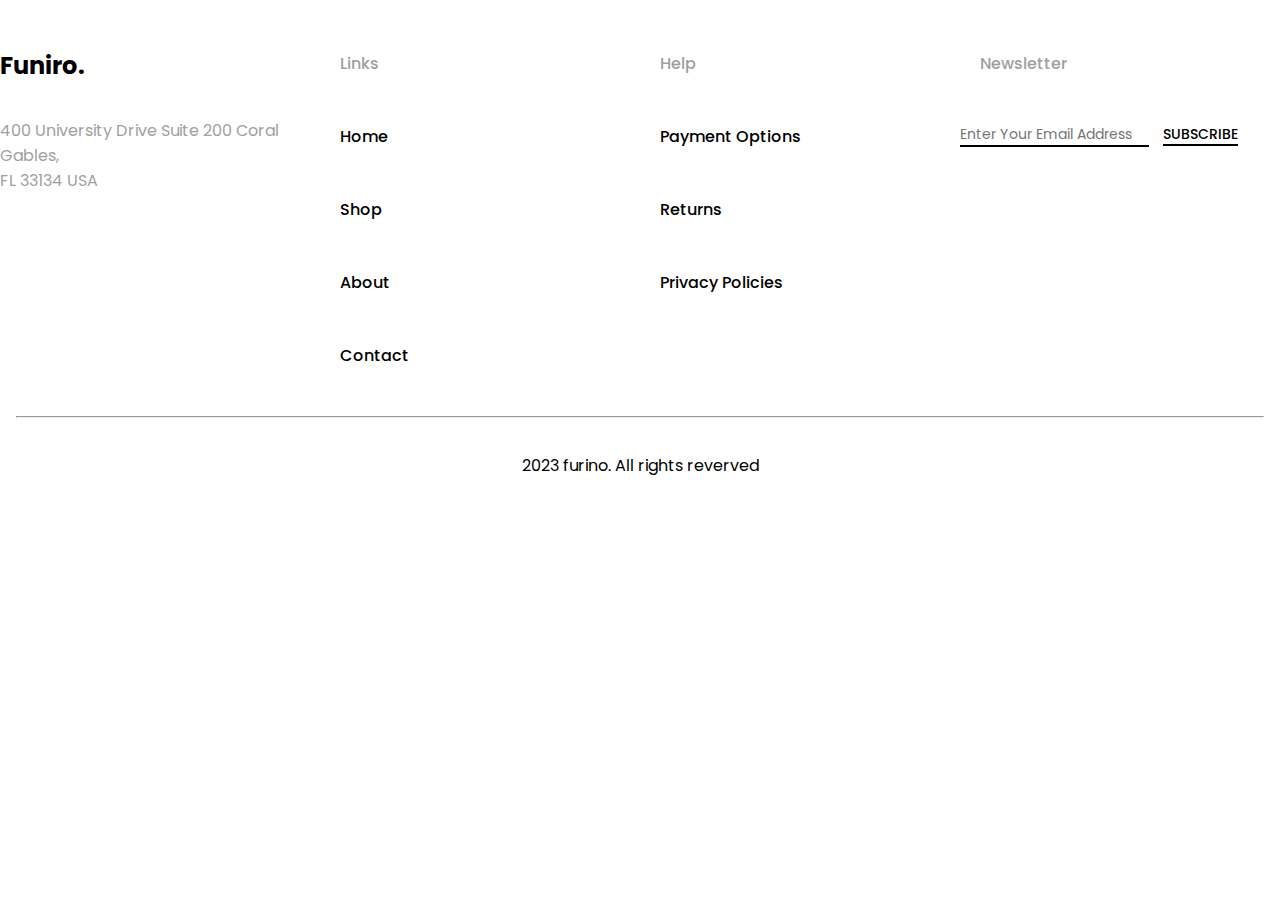
<file: furnio/index.html>
<!DOCTYPE html>
<html>
    <head>
        <meta charset="utf-8">
        <link rel="preconnect" href="https://fonts.googleapis.com">
        <link rel="preconnect" href="https://fonts.gstatic.com" crossorigin>
        <link href="https://fonts.googleapis.com/css2?family=Poppins:ital,wght@0,100;0,200;0,300;0,400;0,500;0,600;0,700;0,800;0,900;1,100;1,200;1,300;1,400;1,500;1,600;1,700;1,800;1,900&family=Roboto:ital,wght@0,100;0,300;0,400;0,500;0,700;0,900;1,100;1,300;1,400;1,500;1,700;1,900&display=swap" rel="stylesheet">

        <link href="./css/style.css" rel="stylesheet">
    </head>
    <body>

        <!--Mahmoud Sapry === F O O T E R-->

        <footer>
            <div class="container">
                <div class="row">
                    <div class="col-3">
                        <h1>Funiro.</h1>
                        <p>400 University Drive Suite 200 Coral Gables,<br> 
                            FL 33134 USA</p>
                    </div>
                    <div class="col-3">
                        <ul>
                            <li><a href="#" class="top" >Links</a></li>
                            <li><a href="#">Home</a></li>
                            <li><a href="#">Shop</a></li>
                            <li><a href="#">About</a></li>
                            <li><a href="#">Contact</a></li>
                        </ul>
                    </div>
                    <div class="col-3">
                        <ul>
                            <li><a class="top" href="#">Help</a></li>
                            <li><a href="#">Payment Options</a></li>
                            <li><a href="#">Returns</a></li>
                            <li><a href="#">Privacy Policies</a></li>
                        </ul>
                    </div>
                    <div class="col-3">
                        <ul>
                            <li><a class="top" href="#">Newsletter</a></li>
                        </ul>
                        <form>
                            <input type="text" placeholder="Enter Your Email Address">
                            <a href="#">SUBSCRIBE</a>
                        </form>
                    </div>
                </div>
                <hr>
                <div class="copy-right">
                    <p>2023 furino. All rights reverved</p>
                </div>
            </div>
        </footer>
    </body>
</html>
</file>
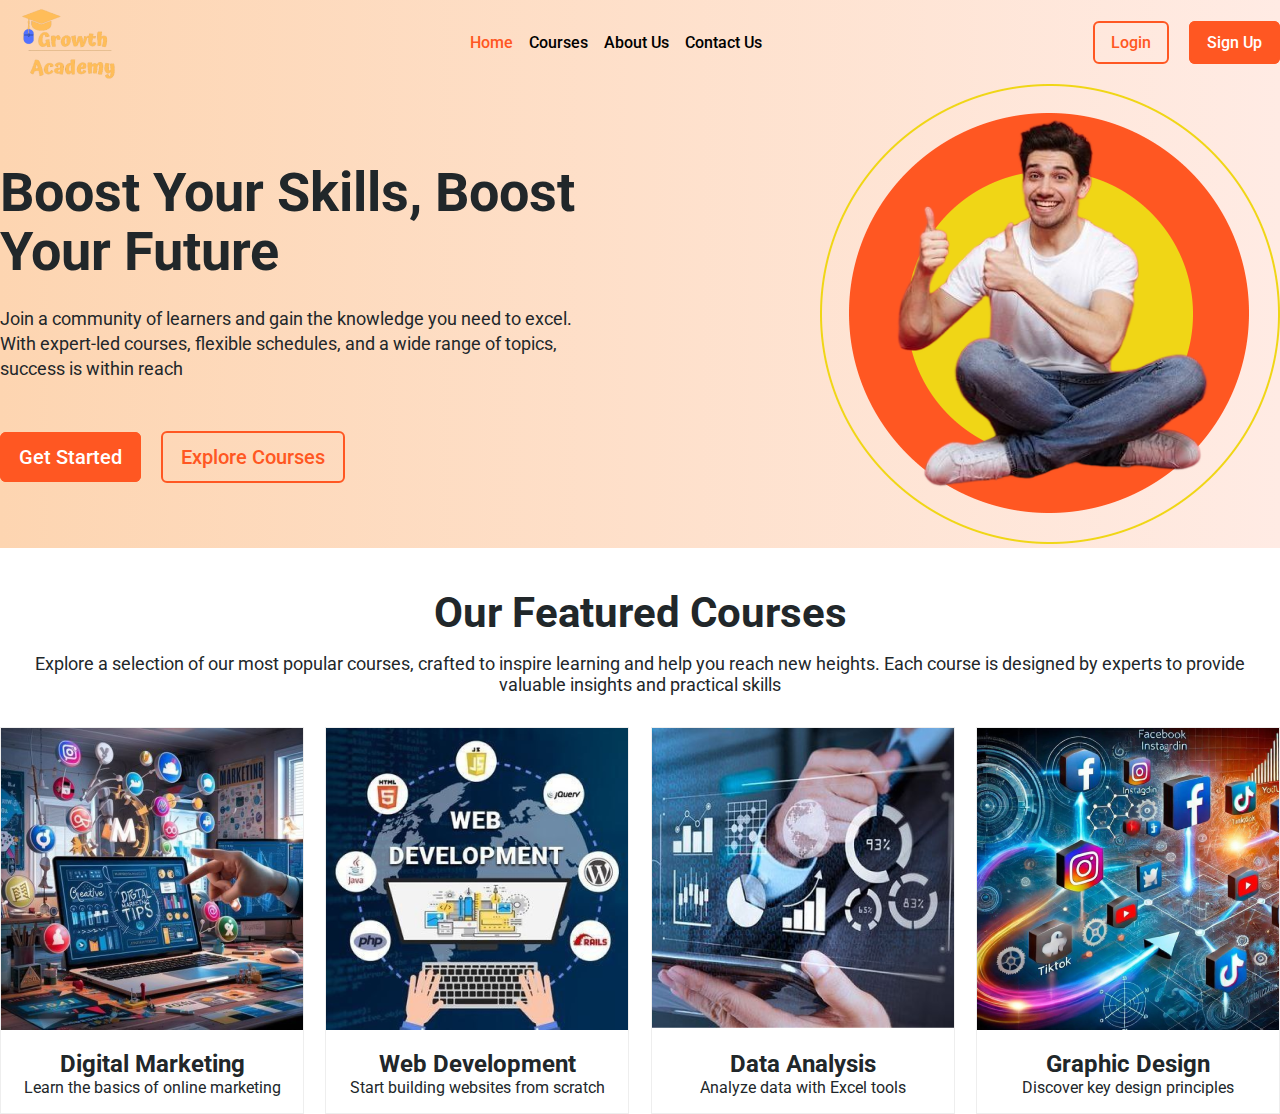
<file: growth-academy1/index.html>
<!DOCTYPE html>
<html>
    <head>
        <meta charset="utf-8">
        <title>Growth Academy</title>
        <link rel="preconnect" href="https://fonts.googleapis.com">
        <link rel="preconnect" href="https://fonts.gstatic.com" crossorigin>
        <link href="https://fonts.googleapis.com/css2?family=Poppins:ital,wght@0,100;0,200;0,300;0,400;0,500;0,600;0,700;0,800;0,900;1,100;1,200;1,300;1,400;1,500;1,600;1,700;1,800;1,900&family=Roboto:ital,wght@0,100;0,300;0,400;0,500;0,700;0,900;1,100;1,300;1,400;1,500;1,700;1,900&display=swap" rel="stylesheet">

        <link href="./css/style.css" rel="stylesheet">
    </head>
    <body>
<!--MAHMOUD SAPRY HEADER AND  FIRST SECTION-->
        <!-- HEADER -->
        <header>
            <div class="container">
                <div class="row">
                    <div class="logo">
                        <a href="#"> <img src="./imgs/logo.png"> </a>
                    </div>

                    <nav>
                        <ul>
                            <li> <a href="#"> <span>Home</span> </a> </li>
                            <li> <a href="#">Courses</a> </li>
                            <li> <a href="#">About Us</a> </li>
                            <li> <a href="#">Contact Us</a> </li>
                        </ul>
                    </nav>

                    <div class="ancor-group">
                        <a href="#" class="trans">Login</a>
                        <a href="#"class="solid">Sign Up</a>
                    </div>
                </div>
            </div>
        </header>
        
        <section class="hero">
            <div class="container">
                <div class="row">
                    <div class="text">
                        <h1>Boost Your Skills, Boost Your Future</h1>
                        <p>Join a community of learners and gain the knowledge you need to excel. With expert-led courses, flexible schedules, and a wide range of topics, success is within reach</p>
                        
                        <div class="ancor-group">
                            <a href="#" class="solid">Get Started</a>
                            <a href="#"class="trans">Explore Courses</a>
                        </div>
                    </div>
                    <div class="img">
                        <img src="./imgs/hero.png">
                    </div>
                </div>
            </div>
        </section>

        <!-- O U R === F E A T U R E D === C O U R S E S -->

        
        <section class="courses">
            <div class="container">
                <div class="heading">
                    <h2>Our Featured Courses</h2>
                    <p>Explore a selection of our most popular courses, crafted to inspire learning and help you reach new heights. Each course is designed by experts to provide valuable insights and practical skills</p>
                </div>
                <div class="row">
                    <div class="col-item">
                        <img src="./imgs/courses col1.png">
                        <div class="text">
                            <h4>Digital Marketing</h4>
                            <p>Learn the basics of online marketing</p>
                        </div>
                        
                    </div>
                    <div class="col-item">
                        <img src="./imgs/courses col2.png">
                        <div class="text">
                            <h4>Web Development</h4>
                            <p>Start building websites from scratch</p>
                        </div>
                        
                    </div>
                    <div class="col-item">
                        <img src="./imgs/courses col3.png">
                        <div class="text">
                            <h4>Data Analysis</h4>
                            <p>Analyze data with Excel tools</p>
                        </div>
                        
                    </div>
                    <div class="col-item">
                        <img src="./imgs/courses col4.png">
                        <div class="text">
                            <h4>Graphic Design</h4>
                            <p>Discover key design principles</p>
                        </div>
                    </div>
                </div>
            </div>
        </section>
    </body>
</html>
</file>
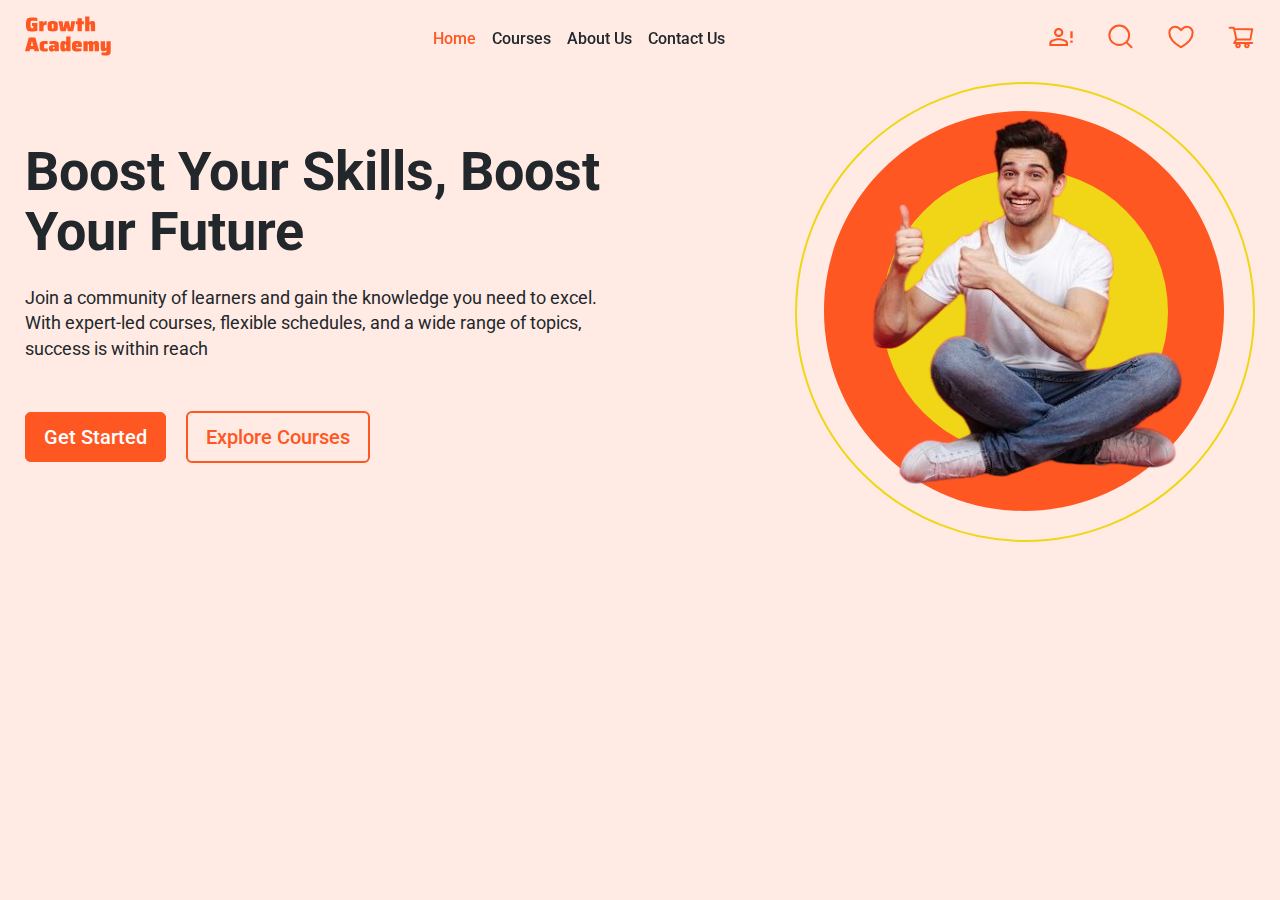
<file: growth-academy2/index.html>
<!DOCTYPE html>
<html>
    <head>
        <meta charset="utf-8">
        <title>Growth Academy</title>
        <link rel="preconnect" href="https://fonts.googleapis.com">
        <link rel="preconnect" href="https://fonts.gstatic.com" crossorigin>
        <link href="https://fonts.googleapis.com/css2?family=Roboto:ital,wght@0,100;0,300;0,400;0,500;0,700;0,900;1,100;1,300;1,400;1,500;1,700;1,900&display=swap" rel="stylesheet">

        <link href="./css/style.css" rel="stylesheet">
    </head>

    <!--==============Mahmoud Sapry Header And Hero-Section==============-->
    <body>
        <header class="header">
            <div class="container">
                <div class="row">
                    <div class="logo">
                        <a href="#">  <svg width="86" height="40" viewBox="0 0 86 40" fill="none" xmlns="http://www.w3.org/2000/svg">
                            <path d="M7.24 15.5298C6.2 15.5298 5.31333 15.4631 4.58 15.3298C3.86 15.1831 3.26 14.9564 2.78 14.6498C2.3 14.3298 1.92667 13.9031 1.66 13.3698C1.39333 12.8231 1.20667 12.1498 1.1 11.3498C0.993333 10.5498 0.94 9.59643 0.94 8.48977C0.94 7.3831 0.993333 6.42977 1.1 5.62977C1.20667 4.82977 1.39333 4.1631 1.66 3.62977C1.92667 3.0831 2.3 2.65643 2.78 2.34977C3.26 2.02977 3.86 1.8031 4.58 1.66976C5.31333 1.5231 6.2 1.44977 7.24 1.44977C7.73333 1.44977 8.27333 1.46977 8.86 1.50977C9.46 1.54977 10.06 1.60977 10.66 1.68977C11.26 1.75643 11.8133 1.83643 12.32 1.92977V5.04977C11.9067 4.99643 11.4667 4.95643 11 4.92977C10.5467 4.88977 10.1133 4.85643 9.7 4.82977C9.3 4.8031 8.98 4.78977 8.74 4.78977C8.11333 4.78977 7.6 4.8031 7.2 4.82977C6.8 4.85643 6.48667 4.92977 6.26 5.04977C6.03333 5.16977 5.86667 5.3631 5.76 5.62977C5.65333 5.8831 5.58667 6.2431 5.56 6.70977C5.53333 7.17643 5.52 7.76977 5.52 8.48977C5.52 9.12977 5.52667 9.67643 5.54 10.1298C5.56667 10.5698 5.61333 10.9298 5.68 11.2098C5.76 11.4898 5.86667 11.7098 6 11.8698C6.14667 12.0164 6.33333 12.1231 6.56 12.1898C6.8 12.2431 7.09333 12.2698 7.44 12.2698C7.49333 12.2698 7.56667 12.2698 7.66 12.2698C7.75333 12.2564 7.86 12.2498 7.98 12.2498C8.1 12.2498 8.20667 12.2498 8.3 12.2498V10.1098H6.98V7.08977H12.38V15.1098C11.8867 15.1898 11.3333 15.2631 10.72 15.3298C10.12 15.3831 9.51333 15.4298 8.9 15.4698C8.3 15.5098 7.74667 15.5298 7.24 15.5298Z" fill="#FF5722"/>
                            <path d="M14.2222 15.3698V5.16977H18.3622L18.4422 6.86977H18.6422C18.8422 6.38977 19.0755 6.01643 19.3422 5.74977C19.6089 5.4831 19.9355 5.29643 20.3222 5.18977C20.7089 5.06977 21.1689 5.00977 21.7022 5.00977V8.72977C20.9155 8.72977 20.2822 8.80977 19.8022 8.96977C19.3355 9.12977 19.0022 9.4431 18.8022 9.90977C18.6022 10.3631 18.5022 11.0431 18.5022 11.9498V15.3698H14.2222Z" fill="#FF5722"/>
                            <path d="M27.7141 15.5298C26.7407 15.5298 25.9341 15.4764 25.2941 15.3698C24.6674 15.2764 24.1674 15.1098 23.7941 14.8698C23.4341 14.6298 23.1674 14.3098 22.9941 13.9098C22.8341 13.4964 22.7274 12.9964 22.6741 12.4098C22.6341 11.8098 22.6141 11.0964 22.6141 10.2698C22.6141 9.4431 22.6341 8.73643 22.6741 8.14977C22.7274 7.54977 22.8341 7.04977 22.9941 6.64977C23.1674 6.23643 23.4341 5.90977 23.7941 5.66977C24.1674 5.42977 24.6674 5.2631 25.2941 5.16977C25.9341 5.0631 26.7407 5.00977 27.7141 5.00977C28.6874 5.00977 29.4874 5.0631 30.1141 5.16977C30.7541 5.2631 31.2541 5.42977 31.6141 5.66977C31.9874 5.90977 32.2607 6.23643 32.4341 6.64977C32.6074 7.04977 32.7141 7.54977 32.7541 8.14977C32.8074 8.73643 32.8341 9.4431 32.8341 10.2698C32.8341 11.0964 32.8074 11.8098 32.7541 12.4098C32.7141 12.9964 32.6074 13.4964 32.4341 13.9098C32.2607 14.3098 31.9874 14.6298 31.6141 14.8698C31.2541 15.1098 30.7541 15.2764 30.1141 15.3698C29.4874 15.4764 28.6874 15.5298 27.7141 15.5298ZM27.7141 12.5298C27.9274 12.5298 28.0874 12.5164 28.1941 12.4898C28.3141 12.4498 28.4007 12.3564 28.4541 12.2098C28.5074 12.0631 28.5407 11.8364 28.5541 11.5298C28.5674 11.2231 28.5741 10.8031 28.5741 10.2698C28.5741 9.7231 28.5674 9.3031 28.5541 9.00977C28.5407 8.7031 28.5074 8.47643 28.4541 8.32977C28.4007 8.1831 28.3141 8.09643 28.1941 8.06977C28.0874 8.02977 27.9274 8.00977 27.7141 8.00977C27.5007 8.00977 27.3341 8.02977 27.2141 8.06977C27.1074 8.09643 27.0274 8.1831 26.9741 8.32977C26.9341 8.47643 26.9074 8.7031 26.8941 9.00977C26.8807 9.3031 26.8741 9.7231 26.8741 10.2698C26.8741 10.8031 26.8807 11.2231 26.8941 11.5298C26.9074 11.8364 26.9341 12.0631 26.9741 12.2098C27.0274 12.3564 27.1074 12.4498 27.2141 12.4898C27.3341 12.5164 27.5007 12.5298 27.7141 12.5298Z" fill="#FF5722"/>
                            <path d="M35.5445 15.3698L33.4445 5.16977H37.5845L38.3845 11.4898H38.6045L39.9445 5.16977H43.8445L45.2645 11.4898H45.4845L46.2045 5.16977H50.2845L48.1845 15.3698H42.8845L41.9845 11.2498H41.7645L40.8645 15.3698H35.5445Z" fill="#FF5722"/>
                            <path d="M52.5106 15.3698V8.16977H50.8306V5.16977H52.5106V2.20977H56.8706V5.16977H58.9106V8.16977H56.8706V15.3698H52.5106Z" fill="#FF5722"/>
                            <path d="M60.1402 15.3698V0.509766H64.4202V6.30977H64.6202C64.8602 5.94977 65.1268 5.67643 65.4202 5.48977C65.7268 5.3031 66.0402 5.17643 66.3602 5.10977C66.6935 5.0431 66.9935 5.00977 67.2602 5.00977C67.9135 5.00977 68.4268 5.09643 68.8002 5.26977C69.1868 5.4431 69.4735 5.7031 69.6602 6.04977C69.8602 6.3831 69.9868 6.79643 70.0402 7.28977C70.1068 7.7831 70.1402 8.34977 70.1402 8.98977V15.3698H65.8602V9.98977C65.8602 9.57643 65.8535 9.25643 65.8402 9.02977C65.8268 8.8031 65.8002 8.6431 65.7602 8.54977C65.7202 8.4431 65.6468 8.3831 65.5402 8.36977C65.4468 8.3431 65.3202 8.32977 65.1602 8.32977C64.9868 8.32977 64.8468 8.3431 64.7402 8.36977C64.6335 8.3831 64.5602 8.4431 64.5202 8.54977C64.4802 8.6431 64.4535 8.8031 64.4402 9.02977C64.4268 9.25643 64.4202 9.57643 64.4202 9.98977V15.3698H60.1402Z" fill="#FF5722"/>
                            <path d="M0 35.3698L3.82 21.6098H10.32L14.14 35.3698H9.5L9 33.3098H5.02L4.54 35.3698H0ZM5.78 30.1098H8.22L7.08 25.3698H6.9L5.78 30.1098Z" fill="#FF5722"/>
                            <path d="M19.3253 35.5298C18.4186 35.5298 17.672 35.4498 17.0853 35.2898C16.4986 35.1164 16.0386 34.8764 15.7053 34.5698C15.372 34.2631 15.132 33.8964 14.9853 33.4698C14.8386 33.0431 14.7453 32.5631 14.7053 32.0298C14.6653 31.4831 14.6453 30.9031 14.6453 30.2898C14.6453 29.6764 14.6586 29.1031 14.6853 28.5698C14.7253 28.0231 14.8186 27.5364 14.9653 27.1098C15.112 26.6698 15.352 26.2964 15.6853 25.9898C16.0186 25.6698 16.4786 25.4298 17.0653 25.2698C17.652 25.0964 18.4053 25.0098 19.3253 25.0098C19.912 25.0098 20.4786 25.0431 21.0253 25.1098C21.572 25.1631 22.1053 25.2498 22.6253 25.3698V28.1298C22.3853 28.1031 22.0653 28.0764 21.6653 28.0498C21.2653 28.0231 20.8853 28.0098 20.5253 28.0098C20.1653 28.0098 19.8786 28.0364 19.6653 28.0898C19.4653 28.1431 19.312 28.2498 19.2053 28.4098C19.112 28.5564 19.052 28.7831 19.0253 29.0898C18.9986 29.3831 18.9853 29.7764 18.9853 30.2698C18.9853 30.7631 18.9986 31.1631 19.0253 31.4698C19.052 31.7631 19.112 31.9898 19.2053 32.1498C19.2986 32.2964 19.4453 32.3964 19.6453 32.4498C19.8586 32.5031 20.152 32.5298 20.5253 32.5298C20.832 32.5298 21.1853 32.5164 21.5853 32.4898C21.9986 32.4631 22.372 32.4298 22.7053 32.3898V35.1498C22.1586 35.2698 21.592 35.3631 21.0053 35.4298C20.432 35.4964 19.872 35.5298 19.3253 35.5298Z" fill="#FF5722"/>
                            <path d="M26.6817 35.5298C26.0684 35.5298 25.5551 35.4231 25.1417 35.2098C24.7417 34.9964 24.4351 34.6564 24.2217 34.1898C24.0217 33.7231 23.9217 33.1231 23.9217 32.3898C23.9217 31.6298 24.0084 31.0298 24.1817 30.5898C24.3551 30.1364 24.6817 29.8164 25.1617 29.6298C25.6417 29.4298 26.3284 29.3298 27.2217 29.3298C27.3284 29.3298 27.4684 29.3364 27.6417 29.3498C27.8284 29.3498 28.0351 29.3564 28.2617 29.3698C28.4884 29.3698 28.7084 29.3764 28.9217 29.3898C29.1484 29.3898 29.3551 29.3964 29.5417 29.4098V29.0698C29.5417 28.8031 29.5151 28.5964 29.4617 28.4498C29.4217 28.3031 29.3351 28.2031 29.2017 28.1498C29.0684 28.0831 28.8551 28.0431 28.5617 28.0298C28.2817 28.0164 27.9017 28.0098 27.4217 28.0098C27.1017 28.0098 26.7684 28.0164 26.4217 28.0298C26.0884 28.0431 25.7551 28.0564 25.4217 28.0698C25.0884 28.0831 24.7684 28.1031 24.4617 28.1298V25.3698C24.9684 25.2764 25.5817 25.1964 26.3017 25.1298C27.0351 25.0498 27.8484 25.0098 28.7417 25.0098C29.7017 25.0098 30.4951 25.0698 31.1217 25.1898C31.7484 25.3098 32.2417 25.4898 32.6017 25.7298C32.9751 25.9564 33.2484 26.2431 33.4217 26.5898C33.5951 26.9364 33.7017 27.3364 33.7417 27.7898C33.7951 28.2431 33.8217 28.7564 33.8217 29.3298V35.3698H29.6417L29.5617 34.2498H29.3617C29.0817 34.6364 28.7951 34.9231 28.5017 35.1098C28.2217 35.2964 27.9284 35.4098 27.6217 35.4498C27.3284 35.5031 27.0151 35.5298 26.6817 35.5298ZM28.7017 32.7898C28.8617 32.7898 28.9884 32.7764 29.0817 32.7498C29.1751 32.7231 29.2551 32.6831 29.3217 32.6298C29.3884 32.5631 29.4351 32.4898 29.4617 32.4098C29.5017 32.3164 29.5217 32.2031 29.5217 32.0698C29.5351 31.9364 29.5417 31.7831 29.5417 31.6098V31.0698H28.7417C28.4751 31.0698 28.2751 31.0898 28.1417 31.1298C28.0217 31.1698 27.9417 31.2564 27.9017 31.3898C27.8751 31.5231 27.8617 31.7298 27.8617 32.0098C27.8617 32.1964 27.8751 32.3498 27.9017 32.4698C27.9284 32.5898 28.0017 32.6764 28.1217 32.7298C28.2417 32.7698 28.4351 32.7898 28.7017 32.7898Z" fill="#FF5722"/>
                            <path d="M38.3894 35.5298C37.856 35.5298 37.396 35.4564 37.0094 35.3098C36.6227 35.1498 36.3027 34.8764 36.0494 34.4898C35.796 34.1031 35.6094 33.5698 35.4894 32.8898C35.3694 32.2098 35.3094 31.3498 35.3094 30.3098C35.3094 29.2698 35.3694 28.4098 35.4894 27.7298C35.6094 27.0364 35.796 26.4964 36.0494 26.1098C36.316 25.7098 36.6427 25.4298 37.0294 25.2698C37.4294 25.1098 37.9027 25.0298 38.4494 25.0298C38.7827 25.0298 39.1027 25.0564 39.4094 25.1098C39.716 25.1631 40.0027 25.2698 40.2694 25.4298C40.5494 25.5898 40.8027 25.8431 41.0294 26.1898H41.2294V20.5098H45.5094V35.3698H41.3694L41.2894 34.2298H41.0694C40.8694 34.5898 40.6294 34.8631 40.3494 35.0498C40.0694 35.2364 39.7627 35.3631 39.4294 35.4298C39.096 35.4964 38.7494 35.5298 38.3894 35.5298ZM40.4094 32.2298C40.676 32.2298 40.8627 32.2031 40.9694 32.1498C41.076 32.0964 41.1427 31.9564 41.1694 31.7298C41.196 31.5298 41.2094 31.3164 41.2094 31.0898C41.2227 30.8631 41.2294 30.5898 41.2294 30.2698C41.2294 29.9631 41.2294 29.7031 41.2294 29.4898C41.2294 29.2631 41.216 29.0698 41.1894 28.9098C41.1627 28.6298 41.0894 28.4631 40.9694 28.4098C40.8627 28.3431 40.676 28.3098 40.4094 28.3098C40.196 28.3098 40.0294 28.3231 39.9094 28.3498C39.8027 28.3764 39.7227 28.4498 39.6694 28.5698C39.6294 28.6898 39.6027 28.8831 39.5894 29.1498C39.576 29.4164 39.5694 29.7898 39.5694 30.2698C39.5694 30.7498 39.576 31.1231 39.5894 31.3898C39.6027 31.6564 39.6294 31.8498 39.6694 31.9698C39.7227 32.0898 39.8027 32.1631 39.9094 32.1898C40.0294 32.2164 40.196 32.2298 40.4094 32.2298Z" fill="#FF5722"/>
                            <path d="M52.4491 35.5298C51.3957 35.5298 50.5291 35.4698 49.8491 35.3498C49.1691 35.2164 48.6357 35.0231 48.2491 34.7698C47.8624 34.5031 47.5757 34.1631 47.3891 33.7498C47.2157 33.3364 47.1024 32.8431 47.0491 32.2698C47.0091 31.6964 46.9891 31.0364 46.9891 30.2898C46.9891 29.3431 47.0291 28.5364 47.1091 27.8698C47.1891 27.2031 47.3824 26.6631 47.6891 26.2498C48.0091 25.8231 48.5091 25.5098 49.1891 25.3098C49.8691 25.1098 50.8091 25.0098 52.0091 25.0098C52.9824 25.0098 53.7691 25.0698 54.3691 25.1898C54.9824 25.2964 55.4557 25.4764 55.7891 25.7298C56.1357 25.9698 56.3824 26.2964 56.5291 26.7098C56.6757 27.1098 56.7624 27.6098 56.7891 28.2098C56.8291 28.7964 56.8491 29.4898 56.8491 30.2898V31.0698H51.1691C51.1691 31.4298 51.1891 31.7098 51.2291 31.9098C51.2691 32.1098 51.3624 32.2564 51.5091 32.3498C51.6557 32.4298 51.8824 32.4831 52.1891 32.5098C52.5091 32.5231 52.9357 32.5298 53.4691 32.5298C53.6957 32.5298 53.9691 32.5231 54.2891 32.5098C54.6091 32.4964 54.9557 32.4831 55.3291 32.4698C55.7157 32.4431 56.0891 32.4164 56.4491 32.3898V35.1298C56.1824 35.2098 55.8291 35.2831 55.3891 35.3498C54.9624 35.4031 54.4891 35.4431 53.9691 35.4698C53.4624 35.5098 52.9557 35.5298 52.4491 35.5298ZM52.8891 29.6898V29.3698C52.8891 28.9698 52.8824 28.6564 52.8691 28.4298C52.8557 28.2031 52.8157 28.0431 52.7491 27.9498C52.6957 27.8431 52.6091 27.7764 52.4891 27.7498C52.3691 27.7231 52.2091 27.7098 52.0091 27.7098C51.8224 27.7098 51.6691 27.7231 51.5491 27.7498C51.4424 27.7764 51.3624 27.8431 51.3091 27.9498C51.2557 28.0431 51.2157 28.2031 51.1891 28.4298C51.1757 28.6564 51.1691 28.9698 51.1691 29.3698H53.2091L52.8891 29.6898Z" fill="#FF5722"/>
                            <path d="M58.4214 35.3698V25.1698H62.5614L62.6414 26.3098H62.8414C63.0814 25.9498 63.3547 25.6764 63.6614 25.4898C63.9814 25.3031 64.3014 25.1764 64.6214 25.1098C64.9547 25.0431 65.2547 25.0098 65.5214 25.0098C66.2814 25.0098 66.8681 25.1098 67.2814 25.3098C67.6947 25.5098 67.9881 25.8431 68.1614 26.3098H68.3614C68.6014 25.9498 68.8747 25.6764 69.1814 25.4898C69.5014 25.3031 69.8214 25.1764 70.1414 25.1098C70.4747 25.0431 70.7814 25.0098 71.0614 25.0098C71.9014 25.0098 72.5281 25.1698 72.9414 25.4898C73.3547 25.7964 73.6281 26.2431 73.7614 26.8298C73.8947 27.4164 73.9614 28.1364 73.9614 28.9898V35.3698H69.6814V29.9898C69.6814 29.5764 69.6747 29.2564 69.6614 29.0298C69.6481 28.8031 69.6147 28.6431 69.5614 28.5498C69.5214 28.4431 69.4547 28.3831 69.3614 28.3698C69.2814 28.3431 69.1681 28.3298 69.0214 28.3298C68.8481 28.3298 68.7081 28.3431 68.6014 28.3698C68.5081 28.3831 68.4414 28.4431 68.4014 28.5498C68.3614 28.6431 68.3347 28.8031 68.3214 29.0298C68.3214 29.2564 68.3214 29.5764 68.3214 29.9898V35.3698H64.0614V29.9898C64.0614 29.5764 64.0547 29.2564 64.0414 29.0298C64.0281 28.8031 63.9947 28.6431 63.9414 28.5498C63.9014 28.4431 63.8347 28.3831 63.7414 28.3698C63.6614 28.3431 63.5481 28.3298 63.4014 28.3298C63.2281 28.3298 63.0881 28.3431 62.9814 28.3698C62.8881 28.3831 62.8214 28.4431 62.7814 28.5498C62.7414 28.6431 62.7147 28.8031 62.7014 29.0298C62.7014 29.2564 62.7014 29.5764 62.7014 29.9898V35.3698H58.4214Z" fill="#FF5722"/>
                            <path d="M80.2861 39.4898C79.8461 39.4898 79.3928 39.4764 78.9261 39.4498C78.4594 39.4231 78.0194 39.3831 77.6061 39.3298C77.1928 39.2898 76.8461 39.2431 76.5661 39.1898V36.4898C76.8594 36.4898 77.1528 36.4898 77.4461 36.4898C77.7394 36.4898 78.0328 36.4898 78.3261 36.4898C78.6194 36.4898 78.9128 36.4898 79.2061 36.4898C79.7661 36.4898 80.1994 36.4764 80.5061 36.4498C80.8128 36.4364 81.0328 36.3831 81.1661 36.2898C81.2994 36.2098 81.3794 36.0631 81.4061 35.8498C81.4328 35.6364 81.4461 35.3364 81.4461 34.9498V33.9098H81.2461C81.0194 34.2698 80.7528 34.5431 80.4461 34.7298C80.1394 34.9164 79.8261 35.0431 79.5061 35.1098C79.1994 35.1764 78.9061 35.2098 78.6261 35.2098C77.9728 35.2098 77.4528 35.1231 77.0661 34.9498C76.6794 34.7764 76.3861 34.5231 76.1861 34.1898C75.9994 33.8431 75.8728 33.4231 75.8061 32.9298C75.7528 32.4364 75.7261 31.8698 75.7261 31.2298V25.1698H80.0061V30.2298C80.0061 30.6431 80.0128 30.9631 80.0261 31.1898C80.0394 31.4164 80.0661 31.5831 80.1061 31.6898C80.1461 31.7831 80.2128 31.8431 80.3061 31.8698C80.4128 31.8831 80.5461 31.8898 80.7061 31.8898C80.8928 31.8898 81.0328 31.8831 81.1261 31.8698C81.2328 31.8431 81.3061 31.7831 81.3461 31.6898C81.3861 31.5831 81.4128 31.4164 81.4261 31.1898C81.4394 30.9631 81.4461 30.6431 81.4461 30.2298V25.1698H85.7261V34.2698C85.7261 35.1231 85.6794 35.8698 85.5861 36.5098C85.5061 37.1631 85.2994 37.7098 84.9661 38.1498C84.6328 38.5898 84.0928 38.9231 83.3461 39.1498C82.6128 39.3764 81.5928 39.4898 80.2861 39.4898Z" fill="#FF5722"/>
                            </svg>
                        </a>
                    </div>
                    
                    <nav class="nav-bar">
                        <ul>
                            <li class="active">
                                 <a href="#">Home</a> 
                            </li>
                            <li class="menu"> 
                                <a href="#">Courses </a> 
                                <ul class="droplist">
                                    <li>
                                        <a href="#">Frontend</a>
                                    </li>
                                    <li>
                                        <a href="#">UL & LI</a>
                                    </li>
                                    <li>
                                        <a href="#">Backend</a>
                                    </li>
                                </ul>
                            
                            </li>

                            <li>
                                 <a href="#">About Us</a> 
                            </li>
                            <li>
                                 <a href="#">Contact Us</a> 
                            </li>
                        </ul>
                    </nav>

                    <div class="icons">
                        
                        <button>
                            <svg xmlns="http://www.w3.org/2000/svg" width="28" height="28" viewBox="0 0 28 28" fill="none">
                                <path d="M23.3333 13.9997V8.30868H25.6666V15.1379H23.3333M23.3333 19.6908H25.6666V17.4144H23.3333M11.6666 15.1379C14.7816 15.1379 21 16.6631 21 19.6908V23.1054H2.33331V19.6908C2.33331 16.6631 8.55165 15.1379 11.6666 15.1379ZM11.6666 4.89404C12.9043 4.89404 14.0913 5.37372 14.9665 6.22754C15.8416 7.08136 16.3333 8.2394 16.3333 9.44689C16.3333 10.6544 15.8416 11.8124 14.9665 12.6662C14.0913 13.5201 12.9043 13.9997 11.6666 13.9997C10.429 13.9997 9.24198 13.5201 8.36682 12.6662C7.49164 11.8124 6.99998 10.6544 6.99998 9.44689C6.99998 8.2394 7.49164 7.08136 8.36682 6.22754C9.24198 5.37372 10.429 4.89404 11.6666 4.89404ZM11.6666 17.3005C8.20165 17.3005 4.54998 18.9623 4.54998 19.6908V20.9428H18.7833V19.6908C18.7833 18.9623 15.1316 17.3005 11.6666 17.3005ZM11.6666 7.05664C11.0169 7.05664 10.3937 7.30847 9.93424 7.75673C9.47477 8.20499 9.21665 8.81296 9.21665 9.44689C9.21665 10.0808 9.47477 10.6888 9.93424 11.137C10.3937 11.5853 11.0169 11.8371 11.6666 11.8371C12.3164 11.8371 12.9396 11.5853 13.3991 11.137C13.8585 10.6888 14.1166 10.0808 14.1166 9.44689C14.1166 8.81296 13.8585 8.20499 13.3991 7.75673C12.9396 7.30847 12.3164 7.05664 11.6666 7.05664Z" fill="#FF5722"/>
                            </svg>
                        </button>

                        <button>
                            <svg xmlns="http://www.w3.org/2000/svg" width="28" height="28" viewBox="0 0 28 28" fill="none">
                                <path d="M24.5 24.2437L19.2663 19.1286M22.1666 12.2925C22.1666 14.8584 21.1219 17.3192 19.2621 19.1336C17.4024 20.948 14.88 21.9673 12.25 21.9673C9.61992 21.9673 7.09757 20.948 5.23784 19.1336C3.3781 17.3192 2.33331 14.8584 2.33331 12.2925C2.33331 9.72656 3.3781 7.26573 5.23784 5.45136C7.09757 3.63698 9.61992 2.61768 12.25 2.61768C14.88 2.61768 17.4024 3.63698 19.2621 5.45136C21.1219 7.26573 22.1666 9.72656 22.1666 12.2925V12.2925Z" stroke="#FF5722" stroke-width="2" stroke-linecap="round"/>
                            </svg>
                                
                        </button>
                            
                        <button>
                            <svg xmlns="http://www.w3.org/2000/svg" width="28" height="28" viewBox="0 0 28 28" fill="none">
                                <path d="M8.16665 3.75586C4.94548 3.75586 2.33331 6.27814 2.33331 9.39001C2.33331 11.902 3.35415 17.864 13.4026 23.8908C13.5826 23.9977 13.7893 24.0542 14 24.0542C14.2107 24.0542 14.4173 23.9977 14.5973 23.8908C24.6458 17.864 25.6666 11.902 25.6666 9.39001C25.6666 6.27814 23.0545 3.75586 19.8333 3.75586C16.6121 3.75586 14 7.17049 14 7.17049C14 7.17049 11.3878 3.75586 8.16665 3.75586Z" stroke="#FF5722" stroke-width="2" stroke-linecap="round" stroke-linejoin="round"/>
                            </svg>
                                
                        </button>
                            
                        <button>
                            <svg width="28" height="28" viewBox="0 0 28 28" fill="none" xmlns="http://www.w3.org/2000/svg">
                                <path d="M25.2356 19.0656H8.95237L9.76995 17.4409L23.3543 17.4169C23.8137 17.4169 24.2074 17.0968 24.2895 16.654L26.1707 6.38073C26.2199 6.11129 26.1461 5.83385 25.9656 5.62311C25.8765 5.51939 25.7652 5.43584 25.6396 5.37826C25.514 5.32068 25.3771 5.29044 25.2383 5.28965L7.95706 5.23362L7.8094 4.55603C7.71643 4.12387 7.31721 3.80908 6.86331 3.80908H2.6387C2.3827 3.80908 2.13719 3.9083 1.95617 4.0849C1.77516 4.2615 1.67346 4.50102 1.67346 4.75077C1.67346 5.00053 1.77516 5.24005 1.95617 5.41665C2.13719 5.59325 2.3827 5.69247 2.6387 5.69247H6.08127L6.72659 8.68561L8.31526 16.1898L6.26995 19.447C6.16373 19.5869 6.09975 19.753 6.08526 19.9265C6.07076 20.1 6.10632 20.2739 6.18791 20.4287C6.35198 20.7462 6.68284 20.9463 7.04924 20.9463H8.76643C8.40035 21.4207 8.20261 21.9984 8.20315 22.5922C8.20315 24.1021 9.46096 25.3293 11.0086 25.3293C12.5563 25.3293 13.8141 24.1021 13.8141 22.5922C13.8141 21.9973 13.6117 21.4185 13.2508 20.9463H17.6559C17.2898 21.4207 17.0921 21.9984 17.0926 22.5922C17.0926 24.1021 18.3504 25.3293 19.8981 25.3293C21.4457 25.3293 22.7035 24.1021 22.7035 22.5922C22.7035 21.9973 22.5012 21.4185 22.1403 20.9463H25.2383C25.7688 20.9463 26.2035 20.5248 26.2035 20.0046C26.202 19.7551 26.0993 19.5163 25.9179 19.3404C25.7366 19.1645 25.4913 19.0657 25.2356 19.0656ZM8.35901 7.09033L24.1035 7.14102L22.5613 15.5656L10.1938 15.5869L8.35901 7.09033ZM11.0086 23.4352C10.5328 23.4352 10.1446 23.0564 10.1446 22.5922C10.1446 22.1281 10.5328 21.7493 11.0086 21.7493C11.4844 21.7493 11.8727 22.1281 11.8727 22.5922C11.8727 22.8158 11.7816 23.0302 11.6196 23.1883C11.4576 23.3464 11.2378 23.4352 11.0086 23.4352ZM19.8981 23.4352C19.4223 23.4352 19.034 23.0564 19.034 22.5922C19.034 22.1281 19.4223 21.7493 19.8981 21.7493C20.3739 21.7493 20.7621 22.1281 20.7621 22.5922C20.7621 22.8158 20.6711 23.0302 20.5091 23.1883C20.347 23.3464 20.1272 23.4352 19.8981 23.4352Z" fill="#FF5722"/>
                            </svg>
                                
                        </button>
                            
                    </div>
                </div>
            </div>
        </header>
        <section class="hero">
            <div class="container">
                <div class="row">
                    <div class="text">
                        <h1>Boost Your Skills, Boost Your Future</h1>
                        <p>Join a community of learners and gain the knowledge you need to excel. With expert-led courses, flexible schedules, and a wide range of topics, success is within reach</p>
                        
                        <div class="ancor-group">
                            <a href="#" class="solid">Get Started</a>
                            <a href="#"class="trans">Explore Courses</a>
                        </div>
                    </div>
                    <div class="img">
                        <svg width="460" height="460" viewBox="0 0 460 460" fill="none" xmlns="http://www.w3.org/2000/svg" xmlns:xlink="http://www.w3.org/1999/xlink">
                            <path d="M429 229C429 339.457 339.457 429 229 429C118.543 429 29 339.457 29 229C29 118.543 118.543 29 229 29C339.457 29 429 118.543 429 229ZM87.7516 229C87.7516 307.009 150.991 370.248 229 370.248C307.009 370.248 370.248 307.009 370.248 229C370.248 150.991 307.009 87.7516 229 87.7516C150.991 87.7516 87.7516 150.991 87.7516 229Z" fill="#FF5722"/>
                            <circle cx="230" cy="230" r="143" fill="#F0D616"/>
                            <circle cx="230" cy="230" r="229" stroke="#F0D616" stroke-width="2"/>
                            <rect x="72" y="35" width="318" height="370" fill="url(#pattern0_12001_620)"/>
                            <defs>
                            <pattern id="pattern0_12001_620" patternContentUnits="objectBoundingBox" width="1" height="1">
                            <use xlink:href="#image0_12001_620" transform="matrix(0.00297619 0 0 0.00255754 -0.428571 -0.0434783)"/>
                            </pattern>
                            <image id="image0_12001_620" width="626" height="417" xlink:href="[data-uri]"/>
                            </defs>
                            </svg>
                            
                    </div>
                </div>
            </div>
        </section>
    </body>
</html>
</file>
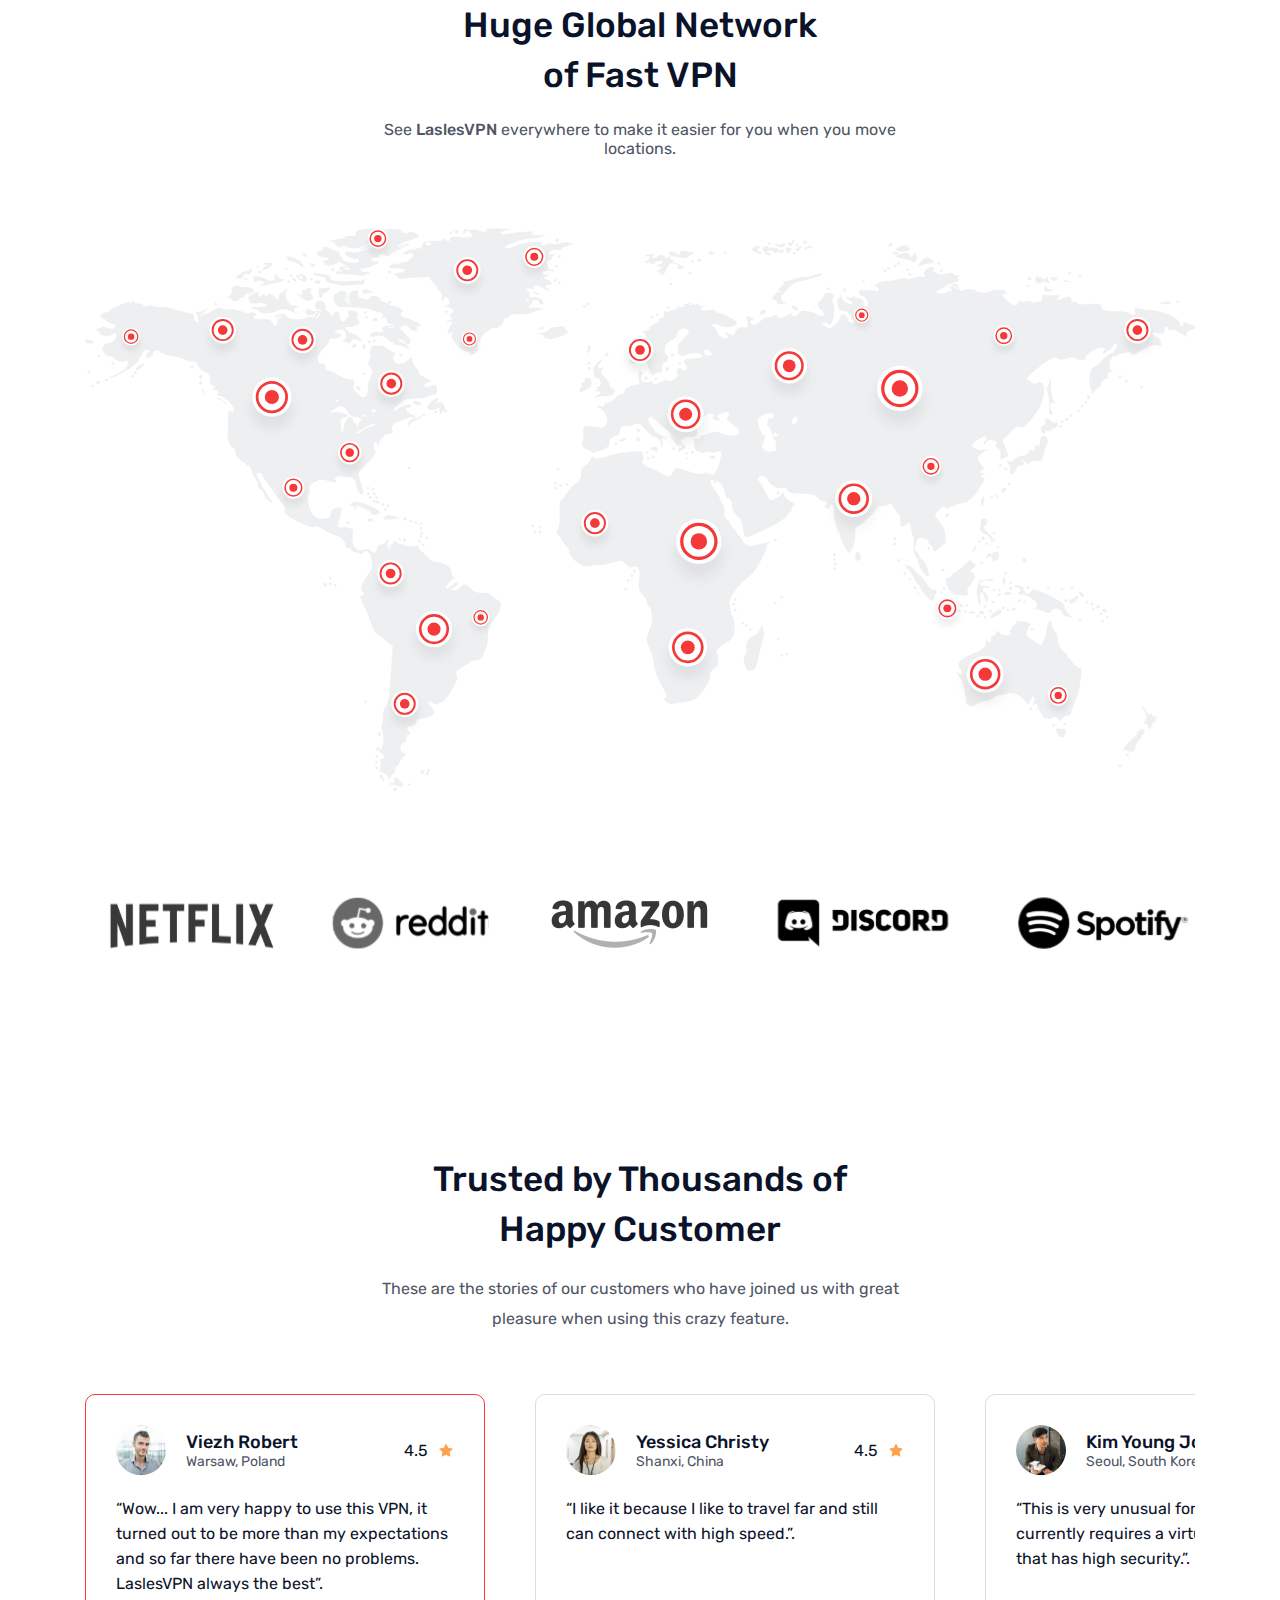
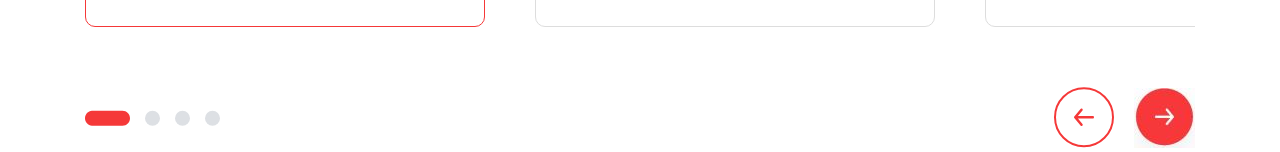
<file: LaslesVPN/index.html>
<!DOCTYPE html>
<html>
    <head>
        <meta charset="utf-8">
        <meta name="viewport" content="width=device-width, initial-scale=1.0">
        <title>Lasles VPN</title>
        <link href="./css/style.css" rel="stylesheet">
    </head>
    <body>
        <!--MAHMOUD SAPRY SECTION 3-->
        <section class="global">
            <div class="container">
                <div class="heading">
                    <h1>Huge Global Network of Fast VPN</h1>
                    <p>See <span>LaslesVPN</span> everywhere to make it easier for you when you move locations.</p>

                </div>
                <div class="img">
                    <img src="./img/Huge Global.svg">
                </div>

                <ul class="icons">
                    <li class="upnormall">
                        <img src="./img/netflix.svg">
                    </li>
                    <li>
                        <img src="./img/reddit.svg">
                    </li>
                    <li >
                        <img src="./img/amazon2.jpg">
                    </li>
                    <li>
                        <img src="./img/discord.svg">
                    </li>
                    <li>
                        <img src="./img/spotify.svg">
                    </li>
                </ul>

                <div class="trusted">
                    <h2>Trusted by Thousands of Happy Customer</h2>
                    <p>These are the stories of our customers who have joined us with great pleasure when using this crazy feature.</p>
                </div>
                
                <!--_____________________SLIDER_____________-->
                <div class="slider">
                    <div class="row">
                        <div class="box-1">
                            <div class="identify">
                                <div class="prof">
                                    <img src="./img/name1.svg">
                                    <div class="name">
                                        <h5>Viezh Robert</h5>
                                        <h6>Warsaw, Poland</h6>
                                    </div>
                                </div>
                                <div class="rate">
                                    <h6>4.5</h6>
                                    <img src="./img/star.svg">
                                </div>
                            </div>
                            <div class="text">
                                <p>“Wow... I am very happy to use this VPN, it turned out to be more than my expectations and so far there have been no problems. LaslesVPN always the best”.</p>
                            </div>
                        </div>
    
                        <div class="box-2">
                            <div class="identify">
                                <div class="prof">
                                    <img src="./img/name2.svg">
                                    <div class="name">
                                        <h5>Yessica Christy</h5>
                                        <h6>Shanxi, China</h6>
                                    </div>
                                </div>
                                <div class="rate">
                                    <h6>4.5</h6>
                                    <img src="./img/star.svg">
                                </div>
                            </div>
                            <div class="text">
                                <p>“I like it because I like to travel far and still can connect with high speed.”.</p>
                            </div>
                        </div>
    
                        <div class="box-3">
                            <div class="identify">
                                <div class="prof">
                                    <img src="./img/name3.svg">
                                    <div class="name">
                                        <h5>Kim Young Jou</h5>
                                        <h6>Seoul, South Korea</h6>
                                    </div>
                                </div>
                                <div class="rate">
                                    <h6>4.5</h6>
                                    <img src="./img/star.svg">
                                </div>
                            </div>
                            <div class="text">
                                <p>“This is very unusual for my business that currently requires a virtual private network that has high security.”.</p>
                            </div>
                        </div>
                        
                    </div>
                    <div class="box-2-res">
                        <div class="identify">
                            <div class="prof">
                                <img src="./img/name2.svg">
                                <div class="name">
                                    <h5>Yessica Christy</h5>
                                    <h6>Shanxi, China</h6>
                                </div>
                            </div>
                            <div class="rate">
                                <h6>4.5</h6>
                                <img src="./img/star.svg">
                            </div>
                        </div>
                        <div class="text">
                            <p>“I like it because I like to travel far and still can connect with high speed.”.</p>
                        </div>
                    </div>
                    <div class="box-3-res">
                        <div class="identify">
                            <div class="prof">
                                <img src="./img/name3.svg">
                                <div class="name">
                                    <h5>Kim Young Jou</h5>
                                    <h6>Seoul, South Korea</h6>
                                </div>
                            </div>
                            <div class="rate">
                                <h6>4.5</h6>
                                <img src="./img/star.svg">
                            </div>
                        </div>
                        <div class="text">
                            <p>“This is very unusual for my business that currently requires a virtual private network that has high security.”.</p>
                        </div>
                    </div>

                    <div class="more-res">
                        <a href="#">VIEW MORE...</a>
                    </div>
                </div>

                <!--_______________buttons-group__________________-->


                <div class="buttons-group">
                    <div class="left">
                        <button>
                            <img src="./img/buttons-group.svg">
                        </button>
                    </div>
                    
                    <div class="right">
                        <div class="button-1">
                            <button>
                                <img src="./img/left.svg">
                            </button>
                        </div>

                        <div class="button-2">
                            <button>
                                <img src="./img/right.jpg">
                            </button>
                        </div>
                    </div>
                </div>
            </div>
        </section>
    </body>
</html>
</file>
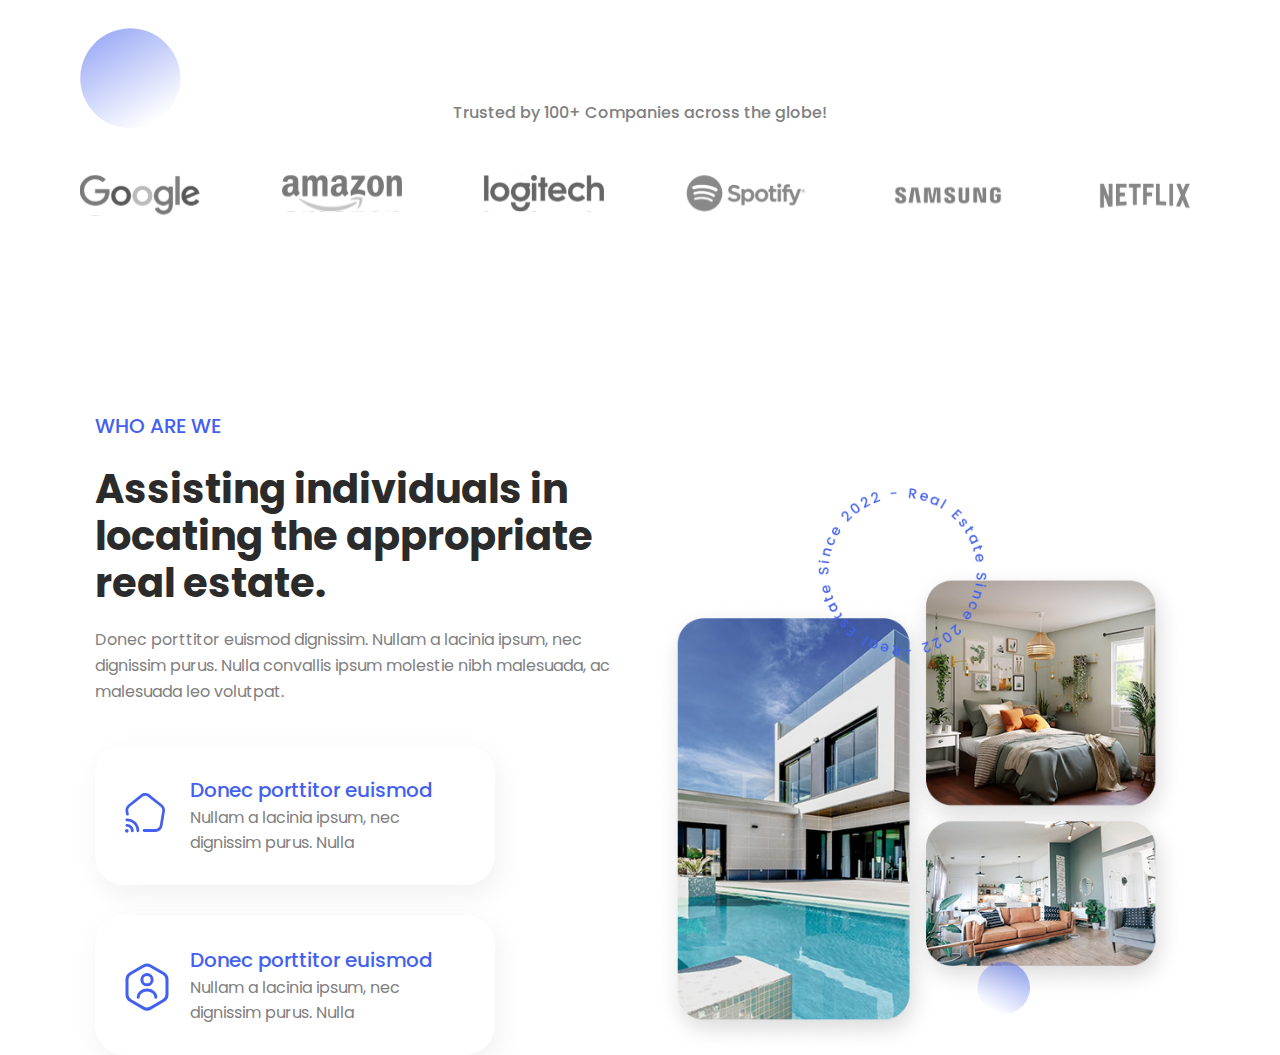
<file: Rezilla/index.html>
<!DOCTYPE html>
<html>
    <head>
        <meta charset="utf-8">
        <meta name="viewport" content="width=device-width, initial-scale=1.0">
        <title>Rezilla</title>
        <link href="./css/style.css" rel="stylesheet">
    </head>
    <body>
        <!--SECTION-2 MAHMOUD SAPRY-->
        <section class="identity">
            <div class="container">
                <div class="upper-part">

                    <div class="text-img row">
                        
                        <div class="img">
                            <svg xmlns="http://www.w3.org/2000/svg" width="101" height="101" viewBox="0 0 101 101" fill="none">
                                <circle opacity="0.5" cx="50.3013" cy="50.3013" r="50" transform="rotate(-30 50.3013 50.3013)" fill="url(#paint0_linear_0_358)"/>
                                <defs>
                                  <linearGradient id="paint0_linear_0_358" x1="50.3013" y1="0.30127" x2="50.3013" y2="100.301" gradientUnits="userSpaceOnUse">
                                    <stop stop-color="#4361EE"/>
                                    <stop offset="1" stop-color="#4361EE" stop-opacity="0"/>
                                  </linearGradient>
                                </defs>
                            </svg>
                        </div>
                        
                        <div class="text">
                                <h5>Trusted by 100+ Companies across the globe! </h5>
                        </div>
                    </div>

                   
                    <ul class="row img-row">
                        <li>
                            <img src="./img/image 1.svg">
                        </li>
                        <li>
                            <img src="./img/image 2.svg">
                        </li>
                        <li>
                            <img src="./img/image 3.svg">
                        </li>
                        <li>
                            <img src="./img/image 4.svg">
                        </li>
                        <li>
                            <img src="./img/image 5.svg">
                        </li>
                        <li>
                            <img src="./img/image 6.svg">
                        </li>
                    </ul>
                </div>
            </div>
        </section>       

<!--_________________________________________SECOND PART_____________________-->
        <section class="second-part">
            <div class="container">
                <div class="heading">
            
                    <h3>WHO ARE WE</h3>
                </div>
                <div class="row d-flex">
                    <div class="text-group col-6">
                        <div class="text">
                            <h2>Assisting individuals in locating the appropriate real estate.</h2>
                            <P>Donec porttitor euismod dignissim. Nullam a lacinia ipsum, nec dignissim purus. Nulla convallis ipsum molestie nibh malesuada, ac malesuada leo volutpat.</P>
                        </div>
    
                        <div class="img-group-res .justify-content-center">
                            <img src="./img/img-group1.png">
                            
                        </div>
    
                        <div class="masks d-flex-column">
                            <div class="top d-flex">
                                <div class="icon">
                                    <svg xmlns="http://www.w3.org/2000/svg" width="40" height="40" viewBox="0 0 40 40" fill="none">
                                        <path d="M30.531 38.8827H19.1277C18.3736 38.8827 17.7483 38.2573 17.7483 37.5032C17.7483 36.7491 18.3736 36.1238 19.1277 36.1238H30.531C32.499 36.1238 34.4301 34.4867 34.7612 32.5371L37.2074 17.897C37.4281 16.5727 36.6926 14.6781 35.6626 13.8505L22.9165 3.66125C21.4451 2.48414 18.999 2.48412 17.546 3.64284L4.8001 13.8505C3.75174 14.6965 3.03444 16.5727 3.25514 17.897L3.77013 21.0051C3.89888 21.7592 3.38391 22.4765 2.62982 22.5869C1.87574 22.734 1.17685 22.2006 1.0481 21.4465L0.533113 18.3568C0.146873 16.0761 1.25043 13.1517 3.07128 11.6987L15.8172 1.49086C18.2817 -0.495513 22.1624 -0.477102 24.6454 1.50927L37.3913 11.6987C39.1938 13.1517 40.2973 16.0761 39.9295 18.3568L37.4833 32.9969C36.9315 36.2524 33.8232 38.8827 30.531 38.8827Z" fill="#4361EE"/>
                                        <path d="M7.35738 39.2321C6.60329 39.2321 5.99634 38.6252 5.97795 37.8895C5.92277 35.4065 4.28587 33.7696 1.80291 33.7144C1.04882 33.696 0.441854 33.0707 0.460246 32.2982C0.478638 31.5441 1.08559 30.9556 1.83967 30.9556H1.87644C5.8308 31.0475 8.66324 33.8616 8.7368 37.8159C8.7552 38.57 8.14823 39.2137 7.39415 39.2321C7.37575 39.2321 7.37577 39.2321 7.35738 39.2321Z" fill="#4361EE"/>
                                        <path d="M12.8751 39.2323C12.121 39.2323 11.4956 38.6253 11.4956 37.8712C11.4772 36.6573 11.2749 35.4986 10.9071 34.4135C9.96906 31.7282 7.9643 29.7416 5.27901 28.7852C4.19386 28.399 3.03515 28.1968 1.82125 28.1968C1.06716 28.1968 0.441842 27.5715 0.460235 26.799C0.460235 26.0449 1.08557 25.438 1.83966 25.438H1.85805C3.38462 25.4564 4.8376 25.7139 6.19863 26.1921C9.67479 27.4244 12.2681 30.0177 13.5004 33.4938C13.9786 34.8549 14.2361 36.3263 14.2545 37.8344C14.2545 38.6069 13.6476 39.2323 12.8751 39.2323Z" fill="#4361EE"/>
                                        <path d="M1.83924 39.6921C0.809264 39.6921 0 38.8645 0 37.8529C0 36.8413 0.827656 36.0137 1.83924 36.0137C2.85082 36.0137 3.67847 36.8413 3.67847 37.8529C3.67847 38.8645 2.86921 39.6921 1.83924 39.6921Z" fill="#4361EE"/>
                                    </svg>
                                </div>
                                <div class="text-top">
                                    <h4>Donec porttitor euismod</h4>
                                    <p>Nullam a lacinia ipsum, nec dignissim purus. Nulla</p>
                                </div>
                            </div>
                            
                            <div class="bottom d-flex">
                                <div class="icon">
                                    <svg xmlns="http://www.w3.org/2000/svg" width="44" height="48" viewBox="0 0 44 48" fill="none">
                                        <path d="M42 16.4958V31.5535C42 34.0191 40.6791 36.3086 38.5437 37.5634L25.4672 45.1143C23.3318 46.3471 20.6901 46.3471 18.5327 45.1143L5.45625 37.5634C3.32086 36.3306 2 34.0411 2 31.5535V16.4958C2 14.0302 3.32086 11.7406 5.45625 10.4858L18.5327 2.93486C20.6681 1.70205 23.3098 1.70205 25.4672 2.93486L38.5437 10.4858C40.6791 11.7406 42 14.0081 42 16.4958Z" stroke="#4361EE" stroke-width="3" stroke-linecap="round" stroke-linejoin="round"/>
                                        <path d="M22.011 21.8234C24.844 21.8234 27.1403 19.5268 27.1403 16.6939C27.1403 13.8611 24.844 11.5647 22.011 11.5647C19.1782 11.5647 16.8817 13.8611 16.8817 16.6939C16.8817 19.5268 19.1782 21.8234 22.011 21.8234Z" stroke="#4361EE" stroke-width="3" stroke-linecap="round" stroke-linejoin="round"/>
                                        <path d="M30.8167 34.2836C30.8167 30.321 26.8761 27.1069 22.0109 27.1069C17.1458 27.1069 13.2052 30.321 13.2052 34.2836" stroke="#4361EE" stroke-width="3" stroke-linecap="round" stroke-linejoin="round"/>
                                    </svg>
                                </div>
                                <div class="text-bottom">
                                    <h4>Donec porttitor euismod</h4>
                                    <p>Nullam a lacinia ipsum, nec dignissim purus. Nulla</p>
                                </div>
                            </div>
                        </div>
                    </div>
                    <div class="img-group col-6 d-flex-column">
                        <img src="./img/img-group1.png">
                        
                    </div> 
                </div>
            </div>  
        </section>
        
    </body>
</html>
</file>
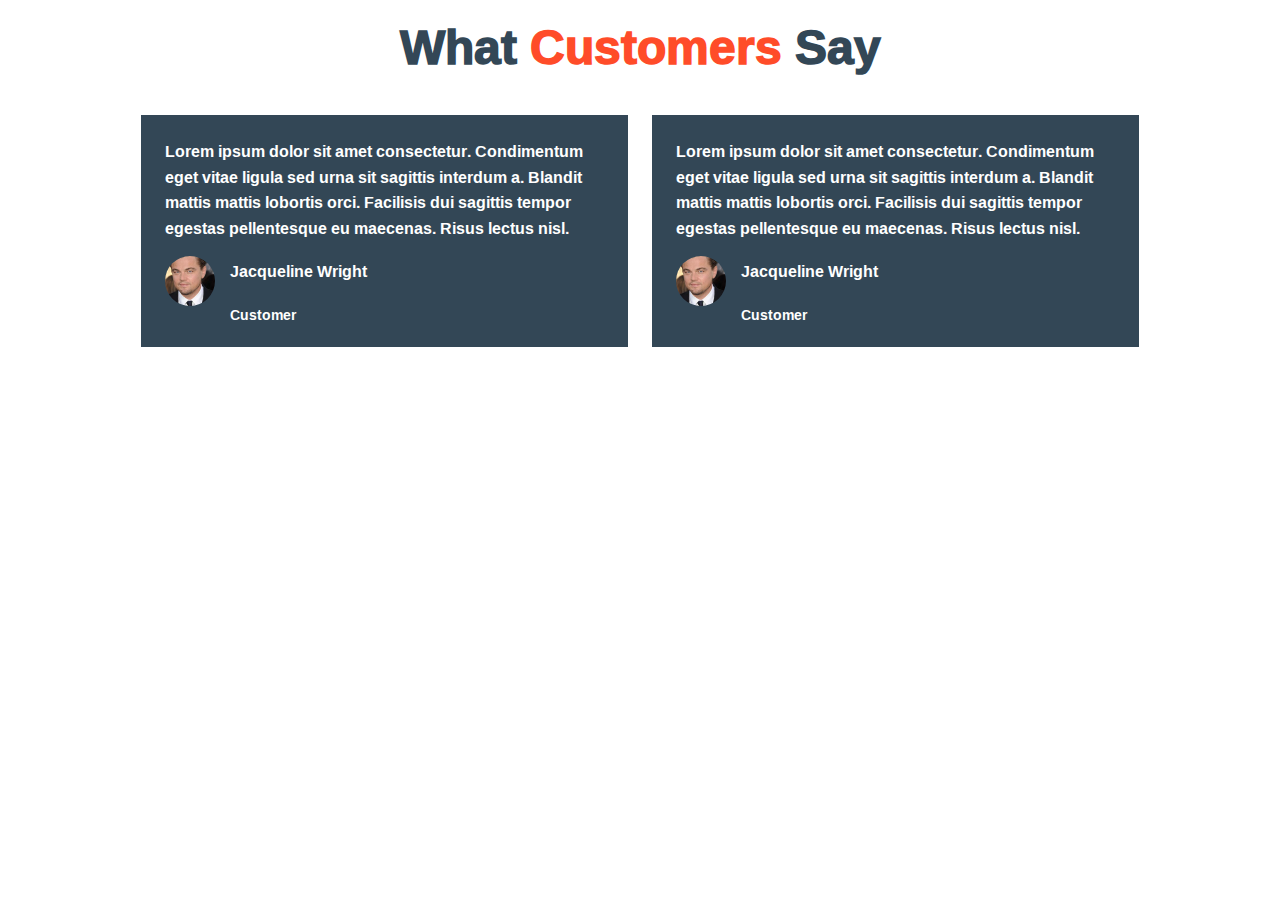
<file: workspace/index.html>
<!DOCTYPE html>
<html>
    <head>
        <meta charset="utf-8">
        <title>Workspace</title>
        <link rel="preconnect" href="https://fonts.googleapis.com">
        <link rel="preconnect" href="https://fonts.gstatic.com" crossorigin>
        <link href="https://fonts.googleapis.com/css2?family=Ramabhadra&family=Roboto:ital,wght@0,100;0,300;0,400;0,500;0,700;0,900;1,100;1,300;1,400;1,500;1,700;1,900&display=swap" rel="stylesheet">

        <link href="./css/style.css" rel="stylesheet">
    </head>
    <body>

        <!--MAHMOUD SAPRY What Customers Say SECTION -->

        <section class="review">
            <div class="container">
                <h1>What <span> Customers </span> Say</h1>
                <div class="row">
                    <div class="item">
                        <p>Lorem ipsum dolor sit amet consectetur. Condimentum eget vitae ligula sed urna sit sagittis interdum a. Blandit mattis mattis lobortis orci. Facilisis dui sagittis tempor egestas pellentesque eu maecenas. Risus lectus nisl.</p>
                        <div class="row-in">
                            <div class="img">
                                <svg width="50" height="50" viewBox="0 0 50 50" fill="none" xmlns="http://www.w3.org/2000/svg" xmlns:xlink="http://www.w3.org/1999/xlink">
                                    <circle cx="25" cy="25" r="25" fill="url(#pattern0_14001_242)"/>
                                    <defs>
                                    <pattern id="pattern0_14001_242" patternContentUnits="objectBoundingBox" width="1" height="1">
                                    <use xlink:href="#image0_14001_242" transform="translate(0 -0.244186) scale(0.00581395)"/>
                                    </pattern>
                                    <image id="image0_14001_242" width="172" height="256" xlink:href="[data-uri]"/>
                                    </defs>
                                </svg>                                    
                            </div>
                            <div class="name">
                                <h5>Jacqueline Wright</h5>
                                <h6>Customer</h6>
                            </div>
                        </div>
                    </div>




                    <div class="item">
                        <p>Lorem ipsum dolor sit amet consectetur. Condimentum eget vitae ligula sed urna sit sagittis interdum a. Blandit mattis mattis lobortis orci. Facilisis dui sagittis tempor egestas pellentesque eu maecenas. Risus lectus nisl.</p>
                        <div class="row-in">
                            <div class="img">
                                <svg width="50" height="50" viewBox="0 0 50 50" fill="none" xmlns="http://www.w3.org/2000/svg" xmlns:xlink="http://www.w3.org/1999/xlink">
                                    <circle cx="25" cy="25" r="25" fill="url(#pattern0_14001_242)"/>
                                    <defs>
                                    <pattern id="pattern0_14001_242" patternContentUnits="objectBoundingBox" width="1" height="1">
                                    <use xlink:href="#image0_14001_242" transform="translate(0 -0.244186) scale(0.00581395)"/>
                                    </pattern>
                                    <image id="image0_14001_242" width="172" height="256" xlink:href="[data-uri]"/>
                                    </defs>
                                </svg>                                    
                            </div>
                            <div class="name">
                                <h5>Jacqueline Wright</h5>
                                <h6>Customer</h6>
                            </div>
                        </div>
                    </div>
                </div>
            </div>
        </section>
    </body>
</html>
</file>
<file: furnio/css/style.css>
* {
  margin: 0;
  padding: 0;
  list-style-type: none;
  text-decoration: none;
  box-sizing: border-box;
}

h1, h2, h3, h4, h5, h6, p, input, a, li, ul, div, footer, span, head, body, span {
  font-family: poppins;
}

.container {
  max-width: 1300px;
  margin-left: auto;
  margin-right: auto;
  padding-left: 16px;
  padding-right: 16px;
}

.row {
  margin-left: -16px;
  margin-right: -16px;
}

footer .row {
  overflow: hidden;
  margin-top: 48px;
  margin-bottom: 3px;
}
footer .col-3 {
  width: 25%;
  float: left;
}
footer .col-3 h1 {
  font-size: 24px;
  font-weight: 700;
}
footer .col-3 p {
  color: #9F9F9F;
  font-size: 16px;
  font-weight: 400;
  padding-top: 35px;
}
footer .col-3 ul li {
  padding: 3px 20px 45px 20px;
}
footer .col-3 ul a {
  color: black;
  font-size: 16px;
  font-weight: 500;
}
footer .col-3 .top {
  color: #9F9F9F;
}
footer .col-3 form input {
  border: none;
  border-bottom: 2px solid black;
  width: 189.336px;
  font-size: 14px;
}
footer .col-3 form a {
  border-bottom: 2px solid black;
  color: black;
  font-size: 14px;
  font-weight: 500;
  margin-left: 10px;
}
footer .copy-right {
  text-align: center;
  font-size: 16px;
  font-weight: 400;
  margin-top: 35px;
}

/*# sourceMappingURL=style.css.map */
</file>
<file: growth-academy1/css/style.css>
h1, h2, h3, h4, h5, h6, p, span, input, body, section, footer, button, a, ul, li, header {
  font-family: roboto;
}

* {
  margin: 0;
  padding: 0;
  box-sizing: border-box;
  list-style: none;
}

.container {
  max-width: 1300px;
  margin-left: auto;
  margin-right: auto;
  padding-left: 16px;
  padding-right: 16px;
}

.row {
  margin-left: -16px;
  margin-right: -16px;
}

/*MAHMOUD SAPRY HEADER AND  FIRST SECTION*/
/*=================================H E A D E R ==============================*/
header {
  background-image: linear-gradient(to right, #FDD5B1, #FFEBE4);
}
header .row {
  display: flex;
  justify-content: space-between;
  align-items: center;
}
header nav ul {
  display: flex;
  gap: 16px;
}
header nav ul a {
  color: black;
  text-decoration: none;
  font-size: 16px;
  font-weight: 500;
}
header nav ul :hover {
  color: #FF5722;
}
header nav span {
  color: #FF5722;
}
header .ancor-group .trans {
  color: #FF5722;
  font-size: 16px;
  font-weight: 500;
  border: 2px solid #FF5722;
  padding: 10px 16px;
  text-decoration: none;
  border-radius: 6px;
}
header .ancor-group .trans:hover {
  background-color: #FF5722;
  color: white;
}
header .ancor-group .solid {
  color: white;
  background-color: #FF5722;
  font-size: 16px;
  font-weight: 500;
  border: 2px solid #FF5722;
  padding: 10px 16px;
  border-radius: 6px;
  text-decoration: none;
  margin-left: 16px;
}
header .ancor-group .solid:hover {
  background-color: white;
  color: #FF5722;
  border: 2px solid #FF5722;
}

/*=================================H E R O==============================*/
.hero {
  background-image: linear-gradient(to right, #FDD5B1, #FFEBE4);
}
.hero .row {
  display: flex;
  justify-content: space-between;
  align-items: center;
}
.hero .row h1 {
  color: #21272A;
  font-size: 54px;
  font-weight: 700;
  line-height: 110%;
  padding-bottom: 24px;
  width: 582px;
}
.hero .row p {
  color: #21272A;
  font-size: 18px;
  font-weight: 400;
  line-height: 140%;
  width: 582px;
}
.hero .ancor-group {
  margin-top: 64px;
}
.hero .ancor-group .solid {
  color: white;
  text-decoration: none;
  font-size: 20px;
  font-weight: 500;
  background-color: #FF5722;
  padding: 12px 18px;
  border: 1px solid #FF5722;
  border-radius: 6px;
  margin-right: 16px;
}
.hero .ancor-group .solid:hover {
  background-color: white;
  color: #FF5722;
  border: 2px solid #FF5722;
}
.hero .ancor-group .trans {
  color: #FF5722;
  text-decoration: none;
  font-size: 20px;
  font-weight: 500;
  padding: 12px 18px;
  border: 2px solid #FF5722;
  border-radius: 6px;
}
.hero .ancor-group .trans:hover {
  background-color: #FF5722;
  color: white;
}

/*=================================O U R = F E A T U R E D = C O U R S E S=================================*/
.courses .heading h2 {
  font-size: 42px;
  text-align: center;
  font-weight: 700;
  color: #21272A;
  margin-top: 40px;
  margin-bottom: 16px;
}
.courses .heading p {
  color: #21272A;
  font-size: 18px;
  font-weight: 400;
  text-align: center;
}
.courses .row {
  display: flex;
  justify-content: space-between;
  margin-top: 32px;
}
.courses .row .col-item {
  border: 1px groove;
}
.courses .row .col-item .text {
  padding: 16px 0;
}
.courses .row .col-item .text h4 {
  text-align: center;
  font-size: 24px;
  font-weight: 700;
  color: #21272A;
}
.courses .row .col-item .text p {
  text-align: center;
  font-size: 16px;
  font-weight: 400;
  color: #21272A;
}

/*# sourceMappingURL=style.css.map */
</file>
<file: growth-academy2/css/style.css>
h1, h2, h3, h4, h5, h6, p, a, input, button, div, header, section, span, b {
  font-family: Roboto;
}

* {
  padding: 0;
  margin: 0;
  box-sizing: border-box;
}

a {
  text-decoration: none;
}

ul {
  list-style-type: none;
}

.container {
  max-width: 1200px;
  margin-left: auto;
  margin-right: auto;
}

.row {
  display: flex;
  flex-wrap: wrap;
  margin-left: -15px;
  margin-right: -15px;
}

/*==============Mahmoud Sapry Header And Hero-Section==============*/
.header {
  position: fixed;
  top: 0;
  left: 0;
  right: 0;
}
.header .row {
  display: flex;
  justify-content: space-between;
  align-items: center;
  padding: 16px 0;
}
.header .row ul {
  display: flex;
  gap: 16px;
}
.header .row ul a {
  color: #21272A;
  font-size: 16px;
  font-weight: 500;
}
.header .row ul a:hover {
  color: #FF5722;
}
.header .row ul .active a {
  color: #FF5722;
}
.header .row .icons {
  gap: 32px;
  display: flex;
}
.header .row .icons button {
  border: none;
  outline: none;
  background: none;
}
.header .menu {
  position: relative;
}
.header .menu .droplist {
  flex-direction: column;
  position: absolute;
  background-color: #FFF;
  padding: 10px;
  border-radius: 6px;
  min-width: 121px;
  display: none;
}
.header .menu:hover .droplist {
  display: flex;
}

/*==========H E R O ==========*/
.hero {
  background: linear-gradient(0deg, rgba(255, 204, 188, 0.4) 0%, rgba(255, 204, 188, 0.4) 100%), #FFF;
  height: 100vh;
  padding-top: 45px;
}
.hero .row {
  justify-content: space-between;
  align-items: center;
}
.hero .row h1 {
  color: #21272A;
  font-size: 54px;
  font-weight: 700;
  line-height: 110%;
  padding-bottom: 24px;
  width: 582px;
}
.hero .row p {
  color: #21272A;
  font-size: 18px;
  font-weight: 400;
  line-height: 140%;
  width: 582px;
}
.hero .row .img {
  padding-top: 37px;
}
.hero .ancor-group {
  margin-top: 64px;
}
.hero .ancor-group .solid {
  color: white;
  text-decoration: none;
  font-size: 20px;
  font-weight: 500;
  background-color: #FF5722;
  padding: 12px 18px;
  border: 1px solid #FF5722;
  border-radius: 6px;
  margin-right: 16px;
}
.hero .ancor-group .solid:hover {
  background-color: white;
  color: #FF5722;
  border: 2px solid #FF5722;
}
.hero .ancor-group .trans {
  color: #FF5722;
  text-decoration: none;
  font-size: 20px;
  font-weight: 500;
  padding: 12px 18px;
  border: 2px solid #FF5722;
  border-radius: 6px;
}
.hero .ancor-group .trans:hover {
  background-color: #FF5722;
  color: white;
}

/*# sourceMappingURL=style.css.map */
</file>
<file: LaslesVPN/css/style.css>
@import url(./fonts.css);
@import url(./grid.css);
:root {
  --grey:#4F5665;
  --heading:#0B132A;
  --active: #F53838;
  --border:#DDDDDD;
}

.global .heading {
  display: flex;
  flex-direction: column;
  gap: 20px;
  align-items: center;
}
.global .heading h1 {
  color: var(--heading);
  font-size: 35px;
  font-weight: 500;
  line-height: 50px;
  text-align: center;
  width: 390px;
}
.global .heading p {
  color: var(--grey);
  font-size: 16px;
  font-weight: 400;
  text-align: center;
  width: 555px;
}
.global .heading p span {
  font-weight: 500;
}
.global .img {
  align-self: center;
  padding-top: 70px;
  padding-bottom: 70px;
}
.global .img img {
  width: 100%;
}
.global .icons {
  display: flex;
  align-items: center;
  justify-content: center;
  gap: 60px;
  overflow-x: scroll;
  scrollbar-width: none;
}
.global .icons .upnormall {
  margin-right: -20px;
}
.global .icons img {
  filter: grayscale(1);
}
.global .trusted {
  display: flex;
  flex-direction: column;
  align-items: center;
  gap: 20px;
  padding-top: 170px;
}
.global .trusted h2 {
  font-size: 35px;
  font-weight: 500;
  color: var(--heading);
  line-height: 50px;
  text-align: center;
  width: 447px;
}
.global .trusted p {
  font-size: 16px;
  font-weight: 400;
  color: var(--grey);
  line-height: 30px;
  text-align: center;
  width: 555px;
}

.global .slider .row {
  display: flex;
  gap: 50px;
  padding-top: 60px;
  justify-content: space-between;
  margin-left: 0;
  margin-right: 0;
}
.global .slider .box-1 {
  min-width: 400px;
  border: 1px solid var(--active);
  padding: 30px;
  border-radius: 10px;
  display: flex;
  flex-direction: column;
  gap: 20px;
}
.global .slider .box-1 .identify {
  display: flex;
  justify-content: space-between;
  align-items: center;
}
.global .slider .box-1 .identify .prof {
  display: flex;
  gap: 20px;
  align-items: center;
}
.global .slider .box-1 .identify .prof .name {
  display: flex;
  flex-direction: column;
}
.global .slider .box-1 .identify .prof .name h5 {
  color: var(--heading);
  font-size: 18px;
  font-weight: 500;
}
.global .slider .box-1 .identify .prof .name h6 {
  color: var(--grey);
  font-size: 14px;
  font-weight: 400;
}
.global .slider .box-1 .identify .rate {
  display: flex;
  align-items: center;
  gap: 10px;
}
.global .slider .box-1 .identify .rate h6 {
  font-size: 16px;
  color: var(--heading);
  font-weight: 400;
}
.global .slider .box-1 .text p {
  color: #0B132A;
  font-size: 16px;
  font-weight: 400;
  line-height: 25px;
}
.global .slider .box-2 {
  min-width: 400px;
  border: 1px solid var(--border);
  padding: 30px;
  border-radius: 10px;
  display: flex;
  flex-direction: column;
  gap: 20px;
}
.global .slider .box-2 .identify {
  display: flex;
  justify-content: space-between;
  align-items: center;
}
.global .slider .box-2 .identify .prof {
  display: flex;
  gap: 20px;
  align-items: center;
}
.global .slider .box-2 .identify .prof .name {
  display: flex;
  flex-direction: column;
}
.global .slider .box-2 .identify .prof .name h5 {
  color: var(--heading);
  font-size: 18px;
  font-weight: 500;
}
.global .slider .box-2 .identify .prof .name h6 {
  color: var(--grey);
  font-size: 14px;
  font-weight: 400;
}
.global .slider .box-2 .identify .rate {
  display: flex;
  align-items: center;
  gap: 10px;
}
.global .slider .box-2 .identify .rate h6 {
  font-size: 16px;
  color: var(--heading);
  font-weight: 400;
}
.global .slider .box-2 .text p {
  color: #0B132A;
  font-size: 16px;
  font-weight: 400;
  line-height: 25px;
}
.global .slider .box-2-res {
  max-width: 400px;
  border: 1px solid var(--border);
  padding: 30px;
  border-radius: 10px;
  display: flex;
  flex-direction: column;
  gap: 20px;
}
.global .slider .box-2-res .identify {
  display: flex;
  justify-content: space-between;
  align-items: center;
}
.global .slider .box-2-res .identify .prof {
  display: flex;
  gap: 20px;
  align-items: center;
}
.global .slider .box-2-res .identify .prof .name {
  display: flex;
  flex-direction: column;
}
.global .slider .box-2-res .identify .prof .name h5 {
  color: var(--heading);
  font-size: 18px;
  font-weight: 500;
}
.global .slider .box-2-res .identify .prof .name h6 {
  color: var(--grey);
  font-size: 14px;
  font-weight: 400;
}
.global .slider .box-2-res .identify .rate {
  display: flex;
  align-items: center;
  gap: 10px;
}
.global .slider .box-2-res .identify .rate h6 {
  font-size: 16px;
  color: var(--heading);
  font-weight: 400;
}
.global .slider .box-2-res .text p {
  color: #0B132A;
  font-size: 16px;
  font-weight: 400;
  line-height: 25px;
}
.global .slider .box-3 {
  min-width: 400px;
  border: 1px solid var(--border);
  padding: 30px;
  border-radius: 10px;
  display: flex;
  flex-direction: column;
  gap: 20px;
}
.global .slider .box-3 .identify {
  display: flex;
  justify-content: space-between;
  align-items: center;
}
.global .slider .box-3 .identify .prof {
  display: flex;
  gap: 20px;
  align-items: center;
}
.global .slider .box-3 .identify .prof .name {
  display: flex;
  flex-direction: column;
}
.global .slider .box-3 .identify .prof .name h5 {
  color: var(--heading);
  font-size: 18px;
  font-weight: 500;
}
.global .slider .box-3 .identify .prof .name h6 {
  color: var(--grey);
  font-size: 14px;
  font-weight: 400;
}
.global .slider .box-3 .identify .rate {
  display: flex;
  align-items: center;
  gap: 10px;
}
.global .slider .box-3 .identify .rate h6 {
  font-size: 16px;
  color: var(--heading);
  font-weight: 400;
}
.global .slider .box-3 .text p {
  color: #0B132A;
  font-size: 16px;
  font-weight: 400;
  line-height: 25px;
}
.global .slider .box-3-res {
  min-width: 400px;
  border: 1px solid var(--border);
  padding: 30px;
  border-radius: 10px;
  display: flex;
  flex-direction: column;
  gap: 20px;
}
.global .slider .box-3-res .identify {
  display: flex;
  justify-content: space-between;
  align-items: center;
}
.global .slider .box-3-res .identify .prof {
  display: flex;
  gap: 20px;
  align-items: center;
}
.global .slider .box-3-res .identify .prof .name {
  display: flex;
  flex-direction: column;
}
.global .slider .box-3-res .identify .prof .name h5 {
  color: var(--heading);
  font-size: 18px;
  font-weight: 500;
}
.global .slider .box-3-res .identify .prof .name h6 {
  color: var(--grey);
  font-size: 14px;
  font-weight: 400;
}
.global .slider .box-3-res .identify .rate {
  display: flex;
  align-items: center;
  gap: 10px;
}
.global .slider .box-3-res .identify .rate h6 {
  font-size: 16px;
  color: var(--heading);
  font-weight: 400;
}
.global .slider .box-3-res .text p {
  color: #0B132A;
  font-size: 16px;
  font-weight: 400;
  line-height: 25px;
}
.global .slider .more-res {
  padding-top: 50px;
  padding-bottom: 50px;
  text-align: center;
}
.global .slider .more-res a {
  border: 1px solid var(--active);
  padding: 20px 40px;
  border-radius: 30px;
  color: var(--active);
  font-size: 20px;
}
.global .slider .more-res a:hover {
  transition: color 1s;
  transition: background-color 1s;
  background-color: var(--active);
  color: #fff;
}
.global .buttons-group {
  display: flex;
  justify-content: space-between;
  align-items: center;
  padding-top: 60px;
}
.global .buttons-group .right {
  display: flex;
  align-items: center;
  gap: 20px;
}
.global .buttons-group button {
  border: none;
  background-color: transparent;
  border: none;
}
.global .buttons-group button :hover {
  cursor: pointer;
}

/*__________________MEDIA__________________*/
/*width 1001 and above*/
@media (min-width: 1001px) {
  .global .slider {
    overflow-x: scroll;
    scrollbar-width: none;
  }
  .global .slider .box-3-res {
    display: none;
  }
  .global .slider .box-2-res {
    display: none;
  }
  .global .slider .more-res {
    display: none;
  }
}
/*from 600px to 1000px*/
@media (max-width: 1000px) {
  .global .slider :where(.box-1, .box-2) {
    width: 50%;
  }
  .global .slider .box-3 {
    display: none;
  }
  .global .slider .box-3-res {
    display: flex;
    max-width: 400px;
    border: 1px solid var(--border);
    padding: 30px;
    border-radius: 10px;
    display: flex;
    flex-direction: column;
    gap: 20px;
    margin-top: 40px;
    justify-self: center;
  }
  .global .slider .box-2-res {
    display: none;
  }
  .global .buttons-group {
    display: none;
  }
}
/*less than 600px*/
@media (max-width: 600px) {
  .global .slider .box-2 {
    display: none;
  }
  .global .slider .box-2-res {
    display: flex;
    justify-self: center;
    margin-top: 40px;
  }
  .global .slider .row {
    justify-content: center;
  }
  .global .heading :where(p, h1) {
    width: 100% !important;
  }
  .global .trusted :where(p, h2) {
    width: 100% !important;
  }
  .global .buttons-group {
    display: none;
  }
}

/*# sourceMappingURL=style.css.map */
</file>
<file: Rezilla/css/style.css>
@import url(./grid.css);
@import url(./font.css);
/*_____________VARIABLES____________*/
:root {
  --grey:#808080;
  --blue:#4361EE;
  --black1:#2B2B2B;
}

/*__________SECTION-2 MAHMOUD SAPRY__________*/
/*________________UPPER PART________________*/
.identity {
  padding: 0 15px;
}
.identity .upper-part .text-img {
  display: block;
  margin-top: 100px;
  position: relative;
}
.identity .upper-part .text-img .text h5 {
  text-align: center;
  color: var(--grey);
  font-size: 16px;
  font-weight: 500;
}
.identity .upper-part .text-img .img {
  position: absolute;
  top: -72px;
}
.identity .upper-part .img-row {
  justify-content: space-between;
  padding-top: 50px;
  gap: 82px;
  flex-wrap: nowrap;
  overflow-x: scroll;
  scrollbar-width: none;
}
.identity .upper-part .img-row img {
  filter: grayscale(100%);
}

/*____________second-part____________*/
.second-part {
  margin-top: 188px;
}
.second-part .heading > h3 {
  color: var(--blue);
  font-size: 20px;
  font-weight: 500;
}
.second-part .text-group {
  display: flex;
  flex-direction: column;
  gap: 40px;
  order: 1;
  /*___________MASKS____________*/
}
.second-part .text-group .text > h2 {
  color: var(--black1);
  font-size: 40px;
  font-weight: 600;
  line-height: 47px;
  padding-top: 25px;
}
.second-part .text-group .text > p {
  color: var(--grey);
  font-size: 16px;
  font-weight: 400;
  line-height: 26px;
  padding-top: 20px;
}
.second-part .text-group .masks {
  gap: 30px;
  order: 3;
  /*_________BOTTOM MASK________*/
}
.second-part .text-group .masks .top {
  box-shadow: 4px 10px 30px 0px rgba(0, 0, 0, 0.06);
  max-width: 400px;
  justify-content: center;
  align-items: center;
  padding: 30px;
  gap: 25px;
  border-radius: 30px;
}
.second-part .text-group .masks .top .icon {
  width: 40px;
  height: 45px;
}
.second-part .text-group .masks .top .text-top h4 {
  color: var(--blue);
  font-size: 20px;
  font-weight: 500;
}
.second-part .text-group .masks .top .text-top p {
  color: var(--grey);
  font-size: 16px;
  font-weight: 400;
  max-width: 275px;
}
.second-part .text-group .masks .bottom {
  box-shadow: 4px 10px 30px 0px rgba(0, 0, 0, 0.06);
  max-width: 400px;
  justify-content: center;
  align-items: center;
  padding: 30px;
  gap: 25px;
  border-radius: 30px;
}
.second-part .text-group .masks .bottom .icon {
  width: 40px;
  height: 45px;
}
.second-part .text-group .masks .bottom .text-bottom h4 {
  color: var(--blue);
  font-size: 20px;
  font-weight: 500;
}
.second-part .text-group .masks .bottom .text-bottom p {
  color: var(--grey);
  font-size: 16px;
  font-weight: 400;
  max-width: 275px;
}
.second-part .text-group .img-group-res {
  display: none;
}
.second-part .img-group {
  position: relative;
  justify-content: end;
  order: 2;
}
.second-part .img-group .ball {
  position: absolute;
  top: 83%;
  right: 175px;
}
.second-part .img-group .text-circle {
  position: absolute;
  top: -19px;
  right: 36%;
}

@media (max-width: 1000px) {
  .col-6 {
    width: 100%;
  }
  .second-part {
    margin-top: 100px;
  }
  .second-part .img-group {
    display: none;
  }
  .second-part .text-group {
    justify-content: center;
    align-items: center;
  }
  .second-part .text-group .text {
    justify-content: center;
    display: flex;
    flex-direction: column;
    gap: 30px;
  }
  .second-part .text-group .text h2 {
    font-size: 28px;
    line-height: normal;
  }
  .second-part .text-group .text p {
    font-size: 14px;
    line-height: 22px;
  }
  .second-part .text-group .img-group-res {
    display: block;
    width: 100%;
  }
  .second-part .text-group .img-group-res img {
    width: 100%;
  }
  .second-part .text-group .masks {
    width: 100%;
    align-items: center;
  }
  .identity .upper-part .text-img .img {
    display: none;
  }
}

/*# sourceMappingURL=style.css.map */
</file>
<file: workspace/css/style.css>
h1, h2, h3, h4, h5, h6, p, span, input, div, section, body, a {
  font-family: Ramabhadra;
}

* {
  padding: 0;
  margin: 0;
  box-sizing: border-box;
}

.container {
  max-width: 1200px;
  margin-left: auto;
  margin-right: auto;
}

.row {
  margin-left: -15px;
  margin-right: -15px;
}

/*MAHMOUD SAPRY What Customers Say SECTION*/
.review h1 {
  text-align: center;
  font-size: 48px;
  font-weight: 400px;
  color: #334756;
  padding-bottom: 24px;
}
.review h1 span {
  color: #FF4C29;
}
.review .row {
  display: flex;
  gap: 24px;
  justify-content: center;
}
.review .row .item {
  width: 487px;
  height: 232px;
  background-color: #334756;
  color: white;
  padding-top: 24px;
  padding-left: 24px;
  padding-right: 24px;
  align-items: center;
}
.review .row .item p {
  font-size: 16px;
  font-weight: 400;
  line-height: 160%;
  padding-bottom: 15px;
}
.review .row .item .row-in {
  display: flex;
  gap: 15px;
}
.review .row .item .row-in .name h5 {
  padding-bottom: 15px;
  font-size: 16px;
  font-weight: 400;
}
.review .row .item .row-in .name h6 {
  font-size: 14px;
  font-weight: 400;
}

/*# sourceMappingURL=style.css.map */
</file>
